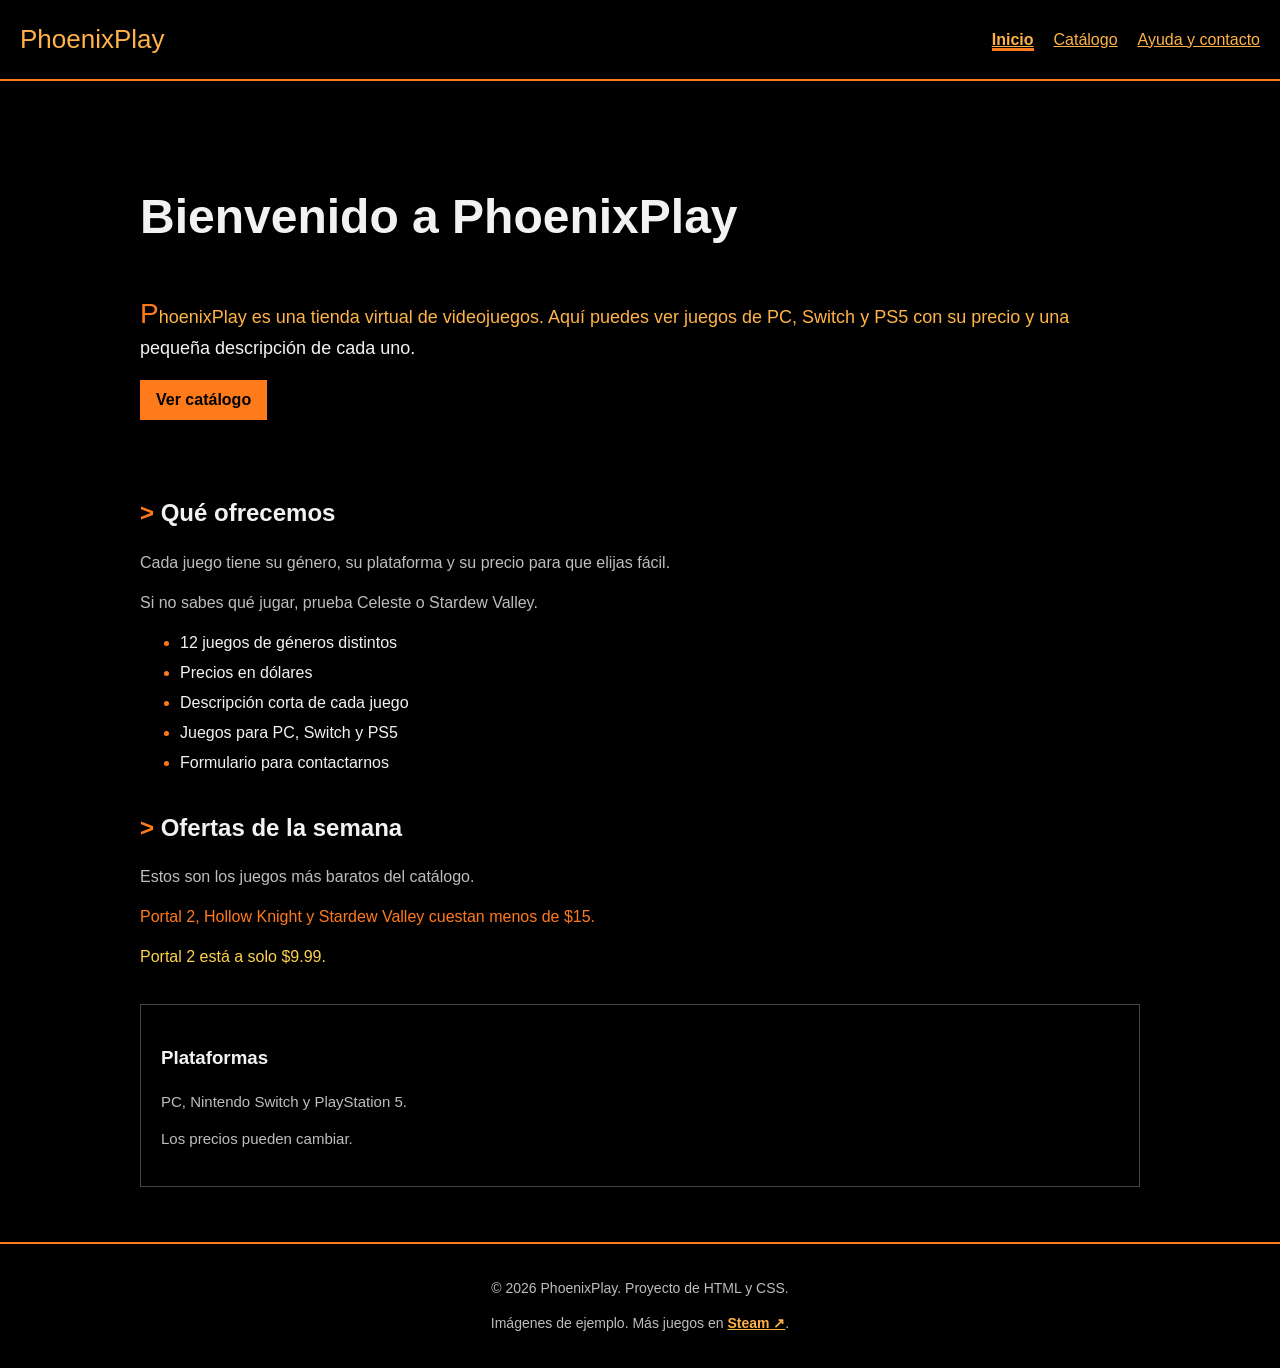
<file: index.html>
<!DOCTYPE html>
<html lang="es">
<head>
<meta charset="utf-8">
<meta name="viewport" content="width=device-width, initial-scale=1">
<meta name="description" content="Tienda virtual de videojuegos.">
<title>PhoenixPlay | Inicio</title>
<link rel="stylesheet" href="css/styles.css">
</head>
<body>
<header class="cabecera">
<a class="logo" href="index.html">PhoenixPlay</a>
<nav><ul><li><a href="index.html" class="activo">Inicio</a></li><li><a href="catalogo.html">Catálogo</a></li><li><a href="pagina3.html">Ayuda y contacto</a></li></ul></nav>
</header>
<main>
<section id="inicio" class="hero">
<h1>Bienvenido a PhoenixPlay</h1>
<p class="intro">PhoenixPlay es una tienda virtual de videojuegos. Aquí puedes ver juegos de PC, Switch y PS5 con su precio y una pequeña descripción de cada uno.</p>
<a class="boton" href="catalogo.html">Ver catálogo</a>
</section>
<section class="seccion">
<h2>Qué ofrecemos</h2>
<p>Cada juego tiene su género, su plataforma y su precio para que elijas fácil.</p>
<p>Si no sabes qué jugar, prueba Celeste o Stardew Valley.</p>
<ul class="lista-ventajas">
<li>12 juegos de géneros distintos</li>
<li>Precios en dólares</li>
<li>Descripción corta de cada juego</li>
<li>Juegos para PC, Switch y PS5</li>
<li>Formulario para contactarnos</li>
</ul>
</section>
<section class="seccion" id="ofertas">
<h2>Ofertas de la semana</h2>
<p>Estos son los juegos más baratos del catálogo.</p>
<p class="destacado">Portal 2, Hollow Knight y Stardew Valley cuestan menos de $15.</p>
<p class="destacado" style="color: #ffd24d;">Portal 2 está a solo $9.99.</p>
</section>
<aside class="seccion aviso">
<h3>Plataformas</h3>
<p>PC, Nintendo Switch y PlayStation 5.</p>
<p>Los precios pueden cambiar.</p>
</aside>
</main>
<footer class="pie">
<p>© 2026 PhoenixPlay. Proyecto de HTML y CSS.</p>
<p>Imágenes de ejemplo. Más juegos en <a href="https://store.steampowered.com/" target="_blank" rel="noopener">Steam</a>.</p>
</footer>
</body>
</html>
</file>
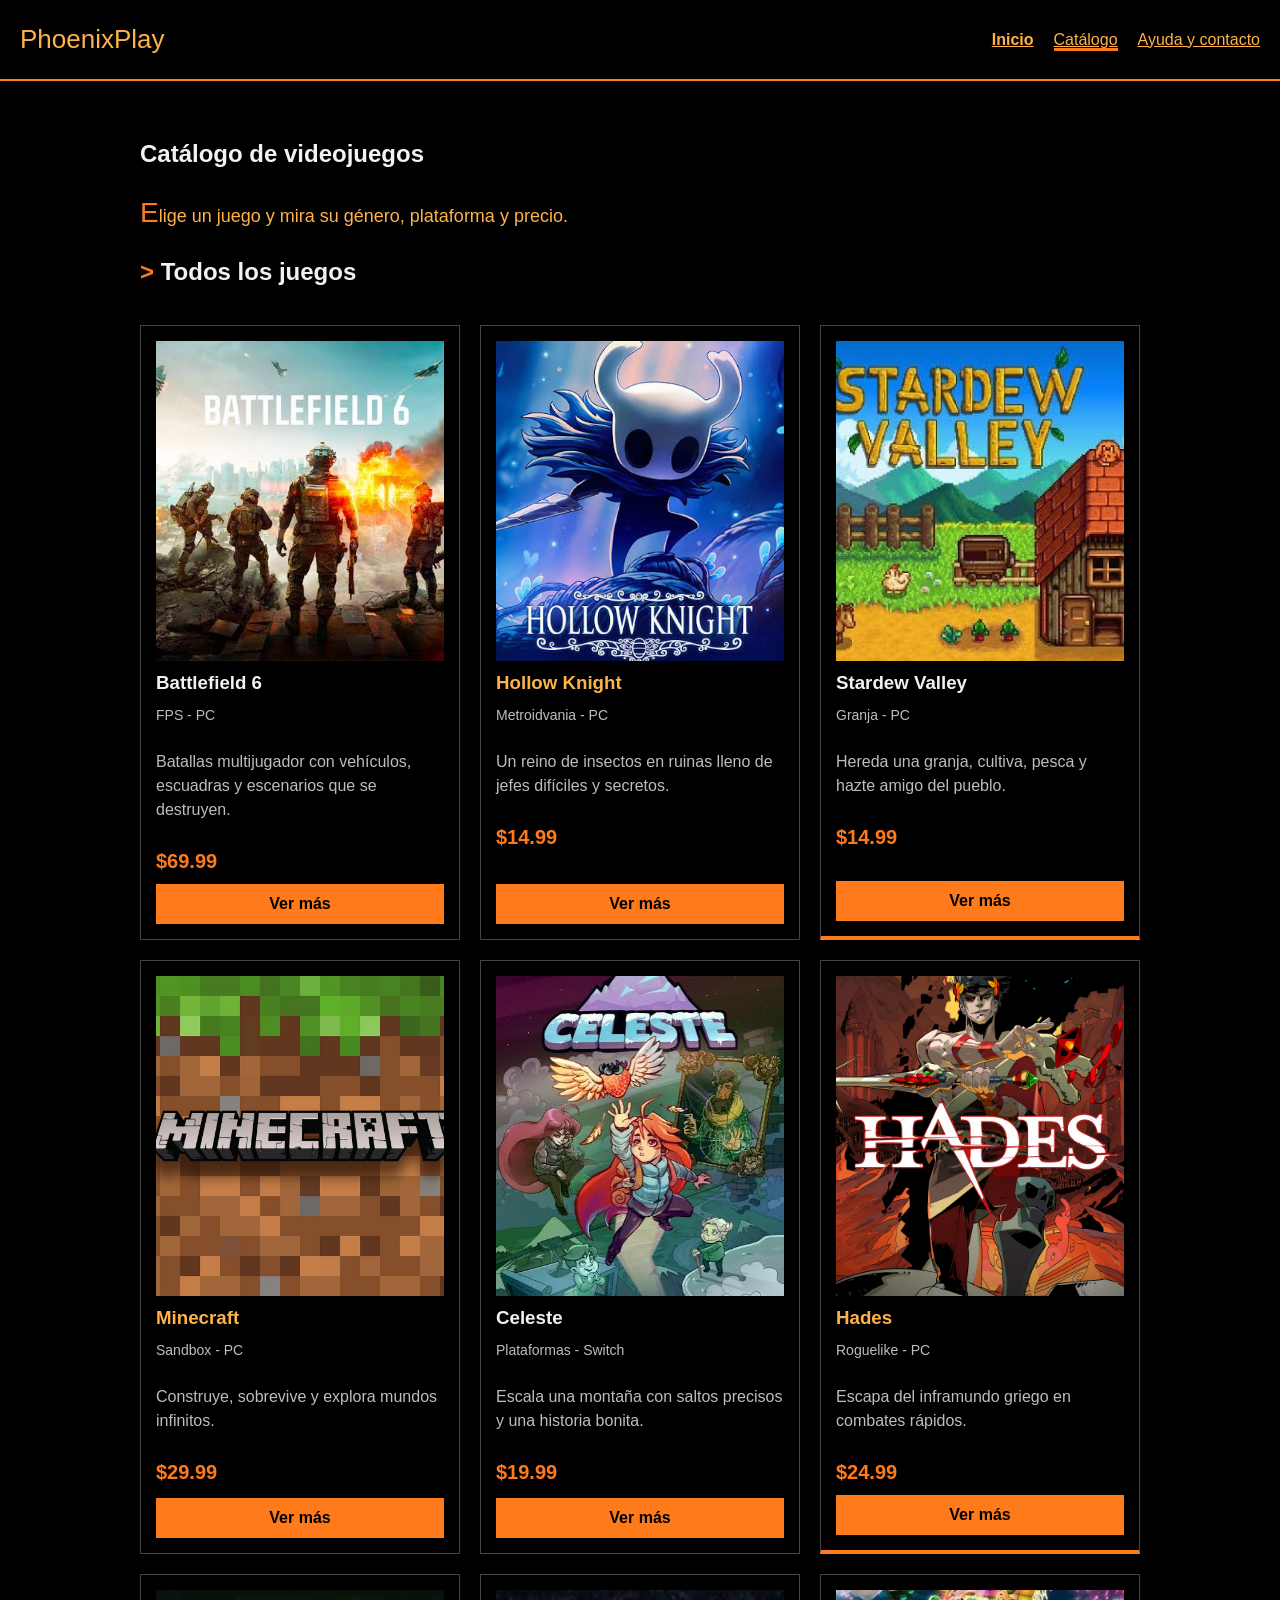
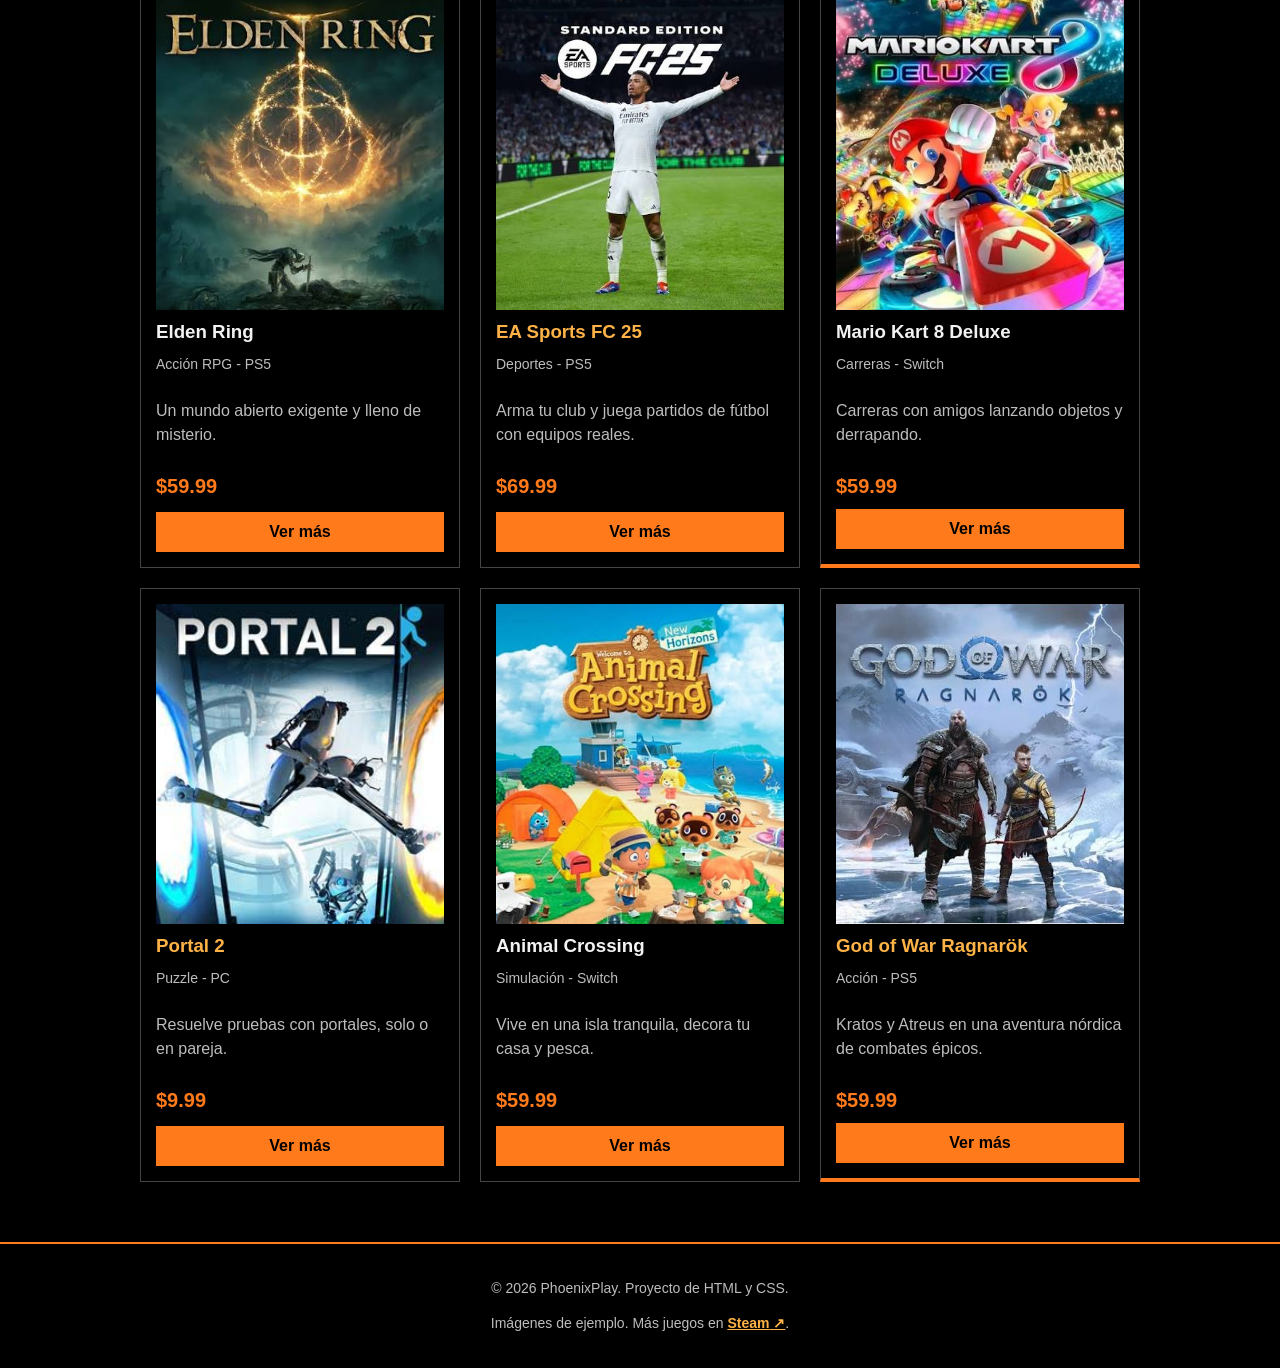
<file: catalogo.html>
<!DOCTYPE html>
<html lang="es">
<head>
<meta charset="utf-8">
<meta name="viewport" content="width=device-width, initial-scale=1">
<meta name="description" content="Catálogo de 12 videojuegos.">
<title>PhoenixPlay | Catálogo</title>
<link rel="stylesheet" href="css/styles.css">
<style>
#catalogo-grid { margin-bottom: 40px; }
.precio { color: #ff7a1a; }
</style>
</head>
<body>
<header class="cabecera">
<a class="logo" href="index.html">PhoenixPlay</a>
<nav><ul><li><a href="index.html">Inicio</a></li><li><a href="catalogo.html" class="activo">Catálogo</a></li><li><a href="pagina3.html">Ayuda y contacto</a></li></ul></nav>
</header>
<main>
<section class="seccion">
<h1>Catálogo de videojuegos</h1>
<p class="intro">Elige un juego y mira su género, plataforma y precio.</p>
<h2>Todos los juegos</h2>
</section>
<div class="grid-catalogo" id="catalogo-grid">
<article class="tarjeta">
<img src="img/battlefield6.jpg" alt="Portada de Battlefield 6" width="600" height="400">
<h3>Battlefield 6</h3>
<p class="meta">FPS - PC</p>
<p>Batallas multijugador con vehículos, escuadras y escenarios que se destruyen.</p>
<p class="precio">$69.99</p>
<a class="boton" href="pagina3.html">Ver más</a>
</article>
<article class="tarjeta">
<img src="img/hollow_knight.jpg" alt="Portada de Hollow Knight" width="600" height="400">
<h3>Hollow Knight</h3>
<p class="meta">Metroidvania - PC</p>
<p>Un reino de insectos en ruinas lleno de jefes difíciles y secretos.</p>
<p class="precio">$14.99</p>
<a class="boton" href="pagina3.html">Ver más</a>
</article>
<article class="tarjeta">
<img src="img/stardew_valley.jpg" alt="Portada de Stardew Valley" width="600" height="400">
<h3>Stardew Valley</h3>
<p class="meta">Granja - PC</p>
<p>Hereda una granja, cultiva, pesca y hazte amigo del pueblo.</p>
<p class="precio">$14.99</p>
<a class="boton" href="pagina3.html">Ver más</a>
</article>
<article class="tarjeta">
<img src="img/minecraft.jpg" alt="Portada de Minecraft" width="600" height="400">
<h3>Minecraft</h3>
<p class="meta">Sandbox - PC</p>
<p>Construye, sobrevive y explora mundos infinitos.</p>
<p class="precio">$29.99</p>
<a class="boton" href="pagina3.html">Ver más</a>
</article>
<article class="tarjeta">
<img src="img/celeste.jpg" alt="Portada de Celeste" width="600" height="400">
<h3>Celeste</h3>
<p class="meta">Plataformas - Switch</p>
<p>Escala una montaña con saltos precisos y una historia bonita.</p>
<p class="precio">$19.99</p>
<a class="boton" href="pagina3.html">Ver más</a>
</article>
<article class="tarjeta">
<img src="img/hades.jpg" alt="Portada de Hades" width="600" height="400">
<h3>Hades</h3>
<p class="meta">Roguelike - PC</p>
<p>Escapa del inframundo griego en combates rápidos.</p>
<p class="precio">$24.99</p>
<a class="boton" href="pagina3.html">Ver más</a>
</article>
<article class="tarjeta">
<img src="img/elden_ring.jpg" alt="Portada de Elden Ring" width="600" height="400">
<h3>Elden Ring</h3>
<p class="meta">Acción RPG - PS5</p>
<p>Un mundo abierto exigente y lleno de misterio.</p>
<p class="precio">$59.99</p>
<a class="boton" href="pagina3.html">Ver más</a>
</article>
<article class="tarjeta">
<img src="img/fc25.jpg" alt="Portada de EA Sports FC 25" width="600" height="400">
<h3>EA Sports FC 25</h3>
<p class="meta">Deportes - PS5</p>
<p>Arma tu club y juega partidos de fútbol con equipos reales.</p>
<p class="precio">$69.99</p>
<a class="boton" href="pagina3.html">Ver más</a>
</article>
<article class="tarjeta">
<img src="img/mariokart8_deluxe.jpg" alt="Portada de Mario Kart 8 Deluxe" width="600" height="400">
<h3>Mario Kart 8 Deluxe</h3>
<p class="meta">Carreras - Switch</p>
<p>Carreras con amigos lanzando objetos y derrapando.</p>
<p class="precio">$59.99</p>
<a class="boton" href="pagina3.html">Ver más</a>
</article>
<article class="tarjeta">
<img src="img/portal2.jpg" alt="Portada de Portal 2" width="600" height="400">
<h3>Portal 2</h3>
<p class="meta">Puzzle - PC</p>
<p>Resuelve pruebas con portales, solo o en pareja.</p>
<p class="precio">$9.99</p>
<a class="boton" href="pagina3.html">Ver más</a>
</article>
<article class="tarjeta">
<img src="img/animal_crossing.jpg" alt="Portada de Animal Crossing" width="600" height="400">
<h3>Animal Crossing</h3>
<p class="meta">Simulación - Switch</p>
<p>Vive en una isla tranquila, decora tu casa y pesca.</p>
<p class="precio">$59.99</p>
<a class="boton" href="pagina3.html">Ver más</a>
</article>
<article class="tarjeta">
<img src="img/gow_ragnarok.jpg" alt="Portada de God of War Ragnarök" width="600" height="400">
<h3>God of War Ragnarök</h3>
<p class="meta">Acción - PS5</p>
<p>Kratos y Atreus en una aventura nórdica de combates épicos.</p>
<p class="precio">$59.99</p>
<a class="boton" href="pagina3.html">Ver más</a>
</article>
</div>
</main>
<footer class="pie">
<p>© 2026 PhoenixPlay. Proyecto de HTML y CSS.</p>
<p>Imágenes de ejemplo. Más juegos en <a href="https://store.steampowered.com/" target="_blank" rel="noopener">Steam</a>.</p>
</footer>
</body>
</html>
</file>
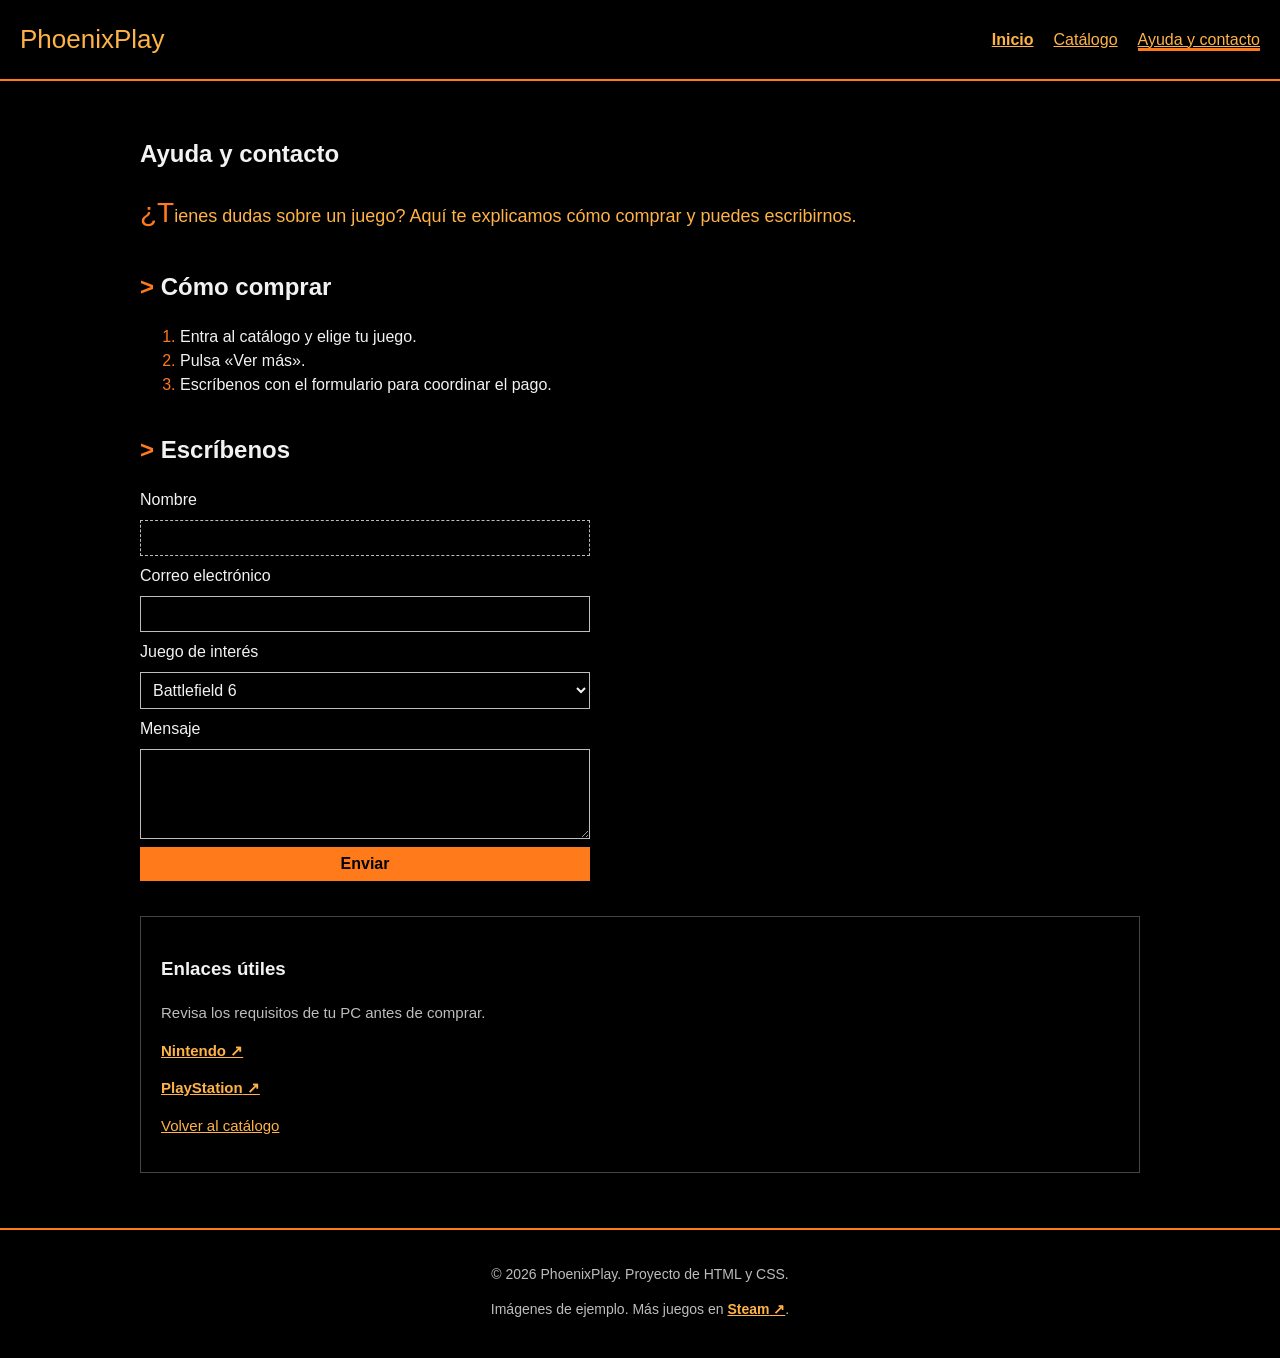
<file: pagina3.html>
<!DOCTYPE html>
<html lang="es">
<head>
<meta charset="utf-8">
<meta name="viewport" content="width=device-width, initial-scale=1">
<meta name="description" content="Cómo comprar y contacto.">
<title>PhoenixPlay | Ayuda y contacto</title>
<link rel="stylesheet" href="css/styles.css">
</head>
<body>
<header class="cabecera">
<a class="logo" href="index.html">PhoenixPlay</a>
<nav><ul><li><a href="index.html">Inicio</a></li><li><a href="catalogo.html">Catálogo</a></li><li><a href="pagina3.html" class="activo">Ayuda y contacto</a></li></ul></nav>
</header>
<main>
<section class="seccion">
<h1>Ayuda y contacto</h1>
<p class="intro">¿Tienes dudas sobre un juego? Aquí te explicamos cómo comprar y puedes escribirnos.</p>
</section>
<section class="seccion">
<h2>Cómo comprar</h2>
<ol class="pasos">
<li>Entra al catálogo y elige tu juego.</li>
<li>Pulsa «Ver más».</li>
<li>Escríbenos con el formulario para coordinar el pago.</li>
</ol>
</section>
<section class="seccion">
<h2>Escríbenos</h2>
<form class="formulario" action="#" method="get">
<label for="nombre">Nombre</label>
<input class="campo" type="text" id="nombre" name="nombre" required>
<label for="correo">Correo electrónico</label>
<input class="campo" type="email" id="correo" name="correo" required>
<label for="juego">Juego de interés</label>
<select class="campo" id="juego" name="juego"><option>Battlefield 6</option><option>Elden Ring</option><option>Hades</option><option>Minecraft</option><option>Otro</option></select>
<label for="mensaje">Mensaje</label>
<textarea class="campo" id="mensaje" name="mensaje" rows="4"></textarea>
<button class="boton" type="submit">Enviar</button>
</form>
</section>
<aside class="seccion aviso">
<h3>Enlaces útiles</h3>
<p>Revisa los requisitos de tu PC antes de comprar.</p>
<p><a href="https://www.nintendo.com/" target="_blank" rel="noopener">Nintendo</a></p>
<p><a href="https://www.playstation.com/" target="_blank" rel="noopener">PlayStation</a></p>
<p><a href="catalogo.html">Volver al catálogo</a></p>
</aside>
</main>
<footer class="pie">
<p>© 2026 PhoenixPlay. Proyecto de HTML y CSS.</p>
<p>Imágenes de ejemplo. Más juegos en <a href="https://store.steampowered.com/" target="_blank" rel="noopener">Steam</a>.</p>
</footer>
</body>
</html>
</file>
<file: css/styles.css>
:root {
  --fondo: #000000;
  --acento: #ff7a1a;
  --claro: #ffb347;
  --texto: #f2f2f2;
  --suave: #bdbdbd;
  --borde: #444444;
  --espacio: 20px;
}

body { margin: 0; background: var(--fondo); color: var(--texto); font-family: Arial, sans-serif; line-height: 1.5; } 
h1, h2, h3, .logo { font-family: Verdana, Arial, sans-serif; }  
img { max-width: 100%; height: auto; display: block; }
main { max-width: 1000px; margin: 0 auto; padding: var(--espacio); }
#inicio { text-align: left; }              
p { color: var(--suave); }                   
.destacado { color: var(--acento); }          
p.intro { color: var(--texto); font-size: 18px; } 

.cabecera { display: flex; flex-wrap: wrap; justify-content: space-between; align-items: center; gap: var(--espacio); padding: var(--espacio); border-bottom: 2px solid var(--acento); }
.logo { font-size: 26px; color: var(--acento); text-decoration: none; }
nav ul { display: flex; gap: var(--espacio); list-style: none; margin: 0; padding: 0; }
nav > ul > li:first-child { font-weight: bold; }  
nav a.activo { border-bottom: 3px solid var(--acento); }

a:link { color: var(--claro); }
a:visited { color: #d9a06b; }
a:hover { color: var(--acento); }
a:active { color: #ffffff; }

.hero { padding: 40px 0; }
.hero h1 { font-size: 32px; }
.seccion { margin: 35px 0; }
h2 + p { margin-top: 8px; }                   
.aviso h3 ~ p { font-size: 15px; }           
.aviso { padding: var(--espacio); border: 1px solid var(--borde); }
h2::before { content: "> "; color: var(--acento); } 
p.intro::first-line { color: var(--claro); }
p.intro::first-letter { font-size: 28px; color: var(--acento); }
::selection { background: var(--acento); color: #000; }

.lista-ventajas > li { margin-bottom: 6px; } 
.lista-ventajas li::marker { color: var(--acento); }
.lista-ventajas li:last-child { margin-bottom: 0; }
.pasos li::marker { color: var(--acento); }

.boton { display: inline-block; background: var(--acento); color: #000; padding: 8px 16px; border: 0; text-decoration: none; font-weight: bold; cursor: pointer; font-size: 16px; }
a.boton:link, a.boton:visited { color: #000; }
a.boton:hover { background: var(--claro); color: #000; }

.grid-catalogo { display: grid; grid-template-columns: 1fr; gap: var(--espacio); }
.tarjeta { display: flex; flex-direction: column; gap: 8px; padding: 15px; border: 1px solid var(--borde); }
.tarjeta:hover { border-color: var(--acento); }
.tarjeta:nth-child(3n) { border-bottom: 4px solid var(--acento); }
.tarjeta:nth-child(even) h3 { color: var(--claro); }
.tarjeta h3 { margin: 0; }
.tarjeta img { width: 100%; height: 320px; object-fit: cover; }
.tarjeta .boton { margin-top: auto; text-align: center; }
.meta { font-size: 14px; margin: 0; }
.precio { font-size: 20px; font-weight: bold; color: var(--texto); margin: 0; }

.formulario { display: flex; flex-direction: column; gap: 8px; max-width: 450px; }
.campo { padding: 8px; border: 1px solid var(--suave); background: var(--fondo); color: var(--texto); font-size: 16px; }
.campo:focus { outline: none; border-color: var(--acento); }
input.campo[type=text] { border-style: dashed; }  

a[target] { font-weight: bold; }
a[target="_blank"]::after { content: " ↗"; }

.pie { text-align: center; padding: var(--espacio); border-top: 2px solid var(--acento); font-size: 14px; }

@media (min-width: 600px) {                
  .grid-catalogo { grid-template-columns: repeat(2, 1fr); }
  .hero h1 { font-size: 40px; }
}
@media (min-width: 992px) {                   
  .grid-catalogo { grid-template-columns: repeat(3, 1fr); }
  .hero h1 { font-size: 48px; }
}
</file>
